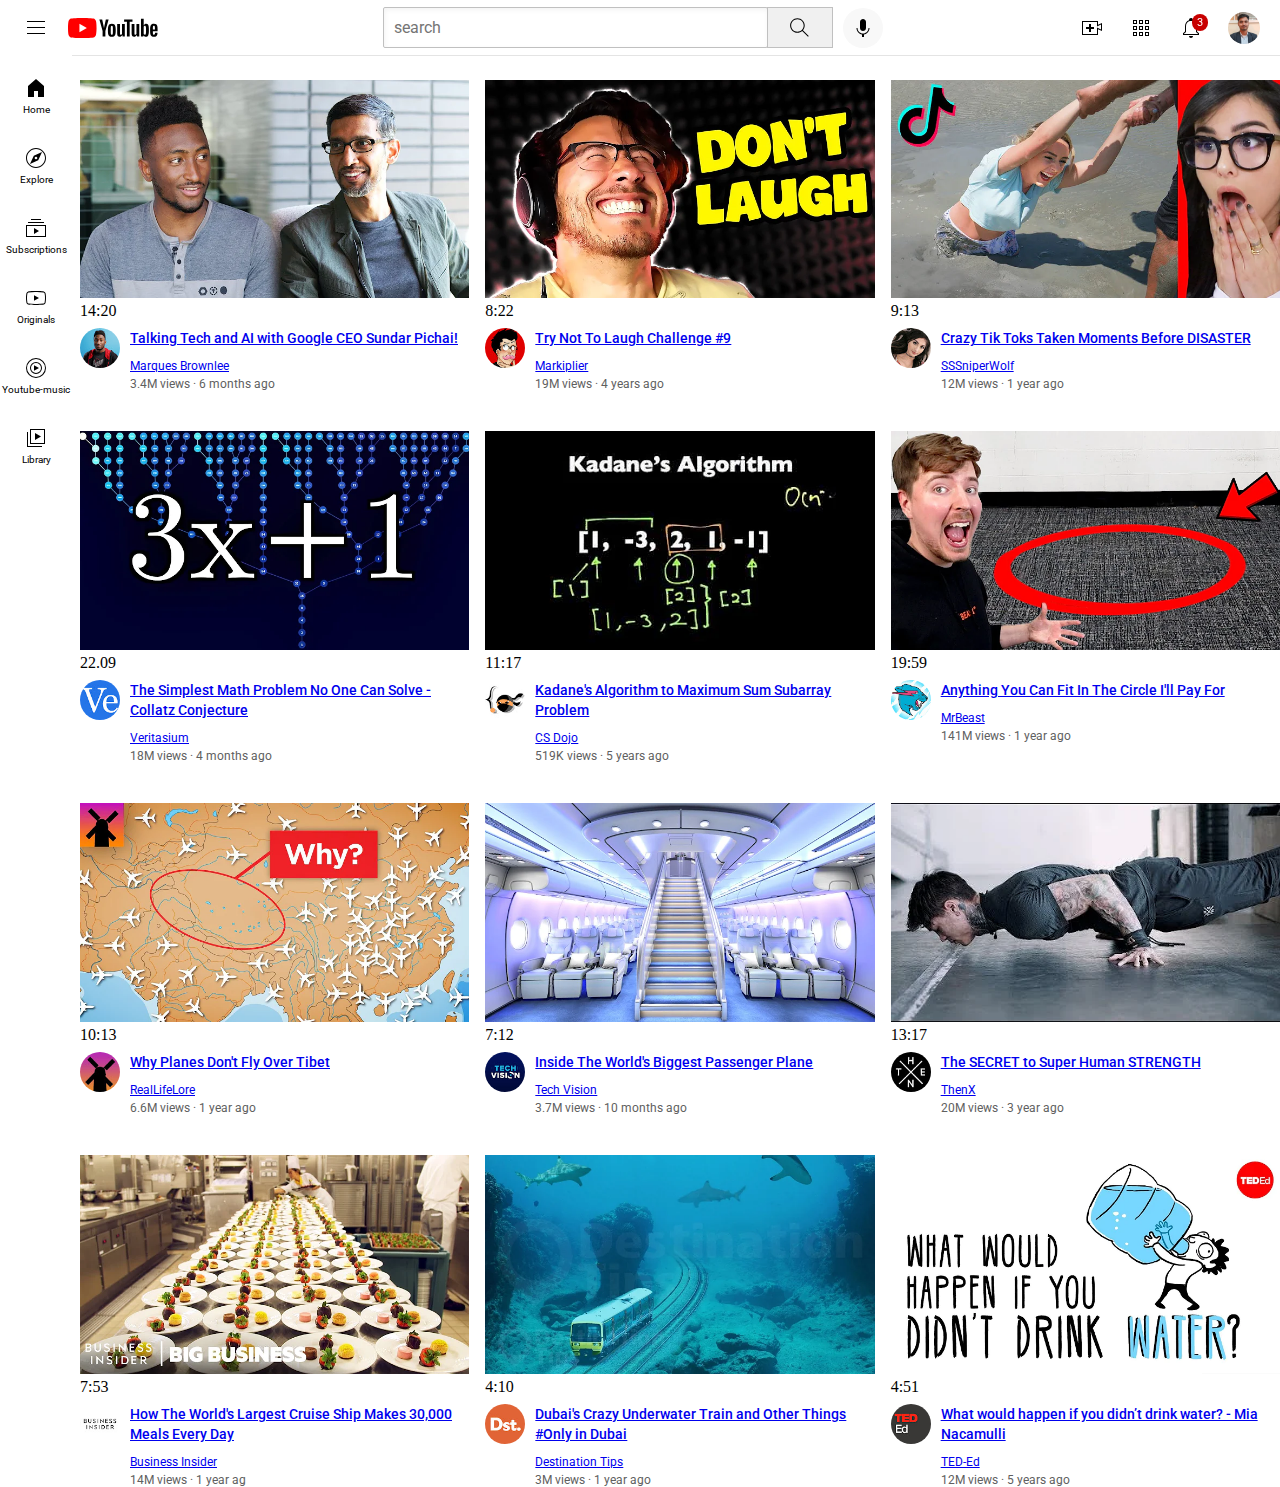
<file: index.html>
<!DOCTYPE html>
<html>

<head>
    <title>Youtube.com Clone </title>
    <link rel="preconnect" href="https://fonts.googleapis.com">
    <link rel="preconnect" href="https://fonts.gstatic.com" crossorigin>
    <link href="https://fonts.googleapis.com/css2?family=Roboto:ital,wght@0,100..900;1,100..900&display=swap"
        rel="stylesheet">
    <link rel="stylesheet" href="styles/video.css">
    <link rel="stylesheet" href="styles/general.css">
    <link rel="stylesheet" href="styles/header.css">
    <link rel="stylesheet" href="styles/stylebar.css">
    
</head>

<body>
    <div class="header">
        <div class="left-section">
            <img class="hamburger-menu" src="icons\hamburger-menu (1).svg">
            <img class="youtube-logo" src="icons/youtube-logo.svg">
        </div>
        <div class="middle-section">
            <input class="search-bar" type="text" placeholder="search">
            <button class="search-button"><img class="search-icon" src="icons/search.svg">
                <div class="tooltip">Search</div>
            </button>
            <button class="voice-search-button"><img class="voice-search-icon" src="icons/voice-search-icon.svg">
                <div class="tooltip">Search with your voice</div>
            </button>
        </div>
        <div class="right-section">
            <div class="upload-icon-container">
                <img class="upload-icon" src="icons/upload.svg">
                <div class="tooltip">Create</div>
            </div>
            <div class="youtube-apps-icon-container">
                <img class="youtube-apps-icon" src="icons/youtube-apps.svg">
                <div class="tooltip">YouTube Apps</div>
            </div>

            <div class="notifications-icon-container">
                <img class="notifications-icon" src="icons/notifications.svg">
                <div class="notifications-icon-count">3</div>
                <div class="tooltip">Notifications</div>
            </div>

            <img class="current-user-icon" src="icons/image.png">
        </div>
    </div>
    <div class="sidebar">
        <div class="sidebar-link">
            <img src="icons/home.svg">
            <div>Home</div>
        </div>
        <div class="sidebar-link">
            <img src="icons/explore.svg">
            <div>Explore</div>
        </div>
        <div class="sidebar-link">
            <img src="icons/subscriptions.svg">
            <div>Subscriptions</div>
        </div>
        <div class="sidebar-link">
            <img src="icons/originals.svg">
            <div>Originals</div>
        </div>
        <div class="sidebar-link">
            <img src="icons/youtube-music (1).svg">
            <div>Youtube-music</div>
        </div>
        <div class="sidebar-link">
            <img src="icons/library.svg">
            <div>Library</div>
        </div>
    </div>
    <div class="video-grid">
        <div class="video-preview">
            <div class="thumbnail-row">
                <a href="https://www.youtube.com/watch?v=n2RNcPRtAiY">
                    <img class="thumbnail" src="thumbnails/thumbnail-1.webp">
                </a>
                <div class="video-time">14:20</div>
            </div>
            <div class="video-info-grid">
                <div class="channel-picture">
                    <a href="https://www.youtube.com/c/mkbhd">
                        <img class="profile-picture" src="channel-pictures/channel-1.jpeg">
                    </a>
                </div>
                <div class="video-info">
                    <p class="description">
                        <a class="video-link" href="https://www.youtube.com/watch?v=n2RNcPRtAiY">
                            Talking Tech and AI with Google CEO Sundar Pichai!
                        </a>
                    </p>
                    <p class="video-author">
                        <a class="video-author-link" href="https://www.youtube.com/c/mkbhd">
                            Marques Brownlee
                        </a>
                    </p>
                    <p class="video-stats">
                        3.4M views · 6 months ago
                    </p>
                </div>
            </div>
        </div>
        <div class="video-preview">
            <div class="thumbnail-row">
                <a href="https://www.youtube.com/watch?v=mP0RAo9SKZk">
                    <img class="thumbnail" src="thumbnails/thumbnail-2.webp">
                </a>
                <div class="video-time">8:22</div>
            </div>
            <div class="video-info-grid">
                <div class="channel-picture">
                    <a href="https://www.youtube.com/@markiplier">
                        <img class="profile-picture" src="channel-pictures/channel-2.jpeg">
                    </a>
                </div>
                <div class="video-info">
                    <p class="description">
                        <a class="video-link" href="https://www.youtube.com/watch?v=mP0RAo9SKZk">
                            Try Not To Laugh Challenge #9
                        </a>
                    </p>
                    <p class="video-author">
                        <a class="video-author-link" href="https://www.youtube.com/@markiplier">
                            Markiplier
                        </a>
                    </p>
                    <p class="video-stats">
                        19M views · 4 years ago
                    </p>
                </div>
            </div>
        </div>
        <div class="video-preview">
            <div class="thumbnail-row">
                <a href="https://www.youtube.com/watch?v=FgjPQQeTh1w">
                    <img class="thumbnail" src="thumbnails/thumbnail-3.webp">
                </a>
                <div class="video-time">9:13</div>
            </div>
            <div class="video-info-grid">

                <div class="channel-picture">
                    <a href="https://www.youtube.com/@SSSniperWolf">
                        <img class="profile-picture" src="channel-pictures/channel-3.jpeg">
                    </a>
                </div>
                <div class="video-info">

                    <p class="description">
                        <a class="video-link" href="https://www.youtube.com/watch?v=FgjPQQeTh1w">
                            Crazy Tik Toks Taken Moments Before DISASTER
                        </a>
                    </p>
                    <p class="video-author">
                        <a class="video-author-link" href="https://www.youtube.com/@SSSniperWolf">
                            SSSniperWolf
                        </a>
                    </p>
                    <p class="video-stats">
                        12M views · 1 year ago
                    </p>
                </div>
            </div>
        </div>
        <div class="video-preview">
            <div class="thumbnail-row">
                <a href="https://www.youtube.com/watch?v=094y1Z2wpJg">
                    <img class="thumbnail" src="thumbnails/thumbnail-4.webp">
                </a>
                <div class="video-time">22.09</div>
            </div>
            <div class="video-info-grid">
                <div class="channel-picture">
                    <a href="https://www.youtube.com/@veritasium">
                        <img class="profile-picture" src="channel-pictures/channel-4.jpeg">
                    </a>
                </div>
                <div class="video-info">
                    <p class="description">
                        <a class="video-link" href="https://www.youtube.com/watch?v=094y1Z2wpJg">
                            The Simplest Math Problem No One Can Solve - Collatz Conjecture
                        </a>
                    </p>
                    <p class="video-author">
                        <a class="video-author-link" href="https://www.youtube.com/@veritasium">
                            Veritasium
                        </a>
                    </p>
                    <p class="video-stats">
                        18M views · 4 months ago
                    </p>
                </div>
            </div>
        </div>
        <div class="video-preview">
            <div class="thumbnail-row">
                <a href="https://www.youtube.com/watch?v=86CQq3pKSUw">
                    <img class="thumbnail" src="thumbnails/thumbnail-5.webp">
                </a>
                <div class="video-time">11:17</div>
            </div>
            <div class="video-info-grid">
                <div class="channel-picture">
                    <a href="https://www.youtube.com/c/CSDojo">
                        <img class="profile-picture" src="channel-pictures/channel-5.jpeg">
                    </a>
                </div>
                <div class="video-info">
                    <p class="description">
                        <a class="video-link" href="https://www.youtube.com/watch?v=86CQq3pKSUw">
                            Kadane's Algorithm to Maximum Sum Subarray Problem
                        </a>
                    </p>
                    <p class="video-author">
                        <a class="video-author-link" href="https://www.youtube.com/c/CSDojo">CS Dojo</a>
                    </p>
                    <p class="video-stats">
                        519K views · 5 years ago
                    </p>
                </div>
            </div>
        </div>
        <div class="video-preview">
            <div class="thumbnail-row">
                <a href="https://www.youtube.com/watch?v=yXWw0_UfSFg">
                    <img class="thumbnail" src="thumbnails/thumbnail-6.webp">
                </a>
                <div class="video-time">19:59</div>
            </div>
            <div class="video-info-grid">
                <div class="channel-picture">
                    <a href="https://www.youtube.com/@MrBeast">
                        <img class="profile-picture" src="channel-pictures/channel-6.jpeg">
                    </a>
                </div>
                <div class="video-info">
                    <p class="description">
                        <a class="video-link" href="https://www.youtube.com/watch?v=yXWw0_UfSFg">
                            Anything You Can Fit In The Circle I'll Pay For
                        </a>
                    </p>
                    <p class="video-author">
                        <a class="video-author-link" href="https://www.youtube.com/@MrBeast">
                            MrBeast
                        </a>
                    </p>
                    <p class="video-stats">
                        141M views · 1 year ago
                    </p>
                </div>
            </div>
        </div>
        <div class="video-preview">
            <div class="thumbnail-row">
                <a href="https://www.youtube.com/watch?v=fNVa1qMbF9Y">
                    <img class="thumbnail" src="thumbnails/thumbnail-7.webp">
                </a>
                <div class="video-time">10:13</div>
            </div>
            <div class="video-info-grid">
                <div class="channel-picture">
                    <a href="https://www.youtube.com/@RealLifeLore">
                        <img class="profile-picture" src="channel-pictures/channel-7.jpeg">
                    </a>
                </div>
                <div class="video-info">
                    <p class="description">
                        <a class="video-link" href="https://www.youtube.com/watch?v=fNVa1qMbF9Y">
                            Why Planes Don't Fly Over Tibet
                        </a>
                    </p>
                    <p class="video-author">
                        <a class="video-author-link" href="https://www.youtube.com/@RealLifeLore">
                        RealLifeLore
                        </a>
                    </p>
                    <p class="video-stats">
                        6.6M views · 1 year ago
                    </p>
                </div>
            </div>
        </div>
        <div class="video-preview">
            <div class="thumbnail-row">
                <a href="https://www.youtube.com/watch?v=lFm4EM1juls">
                <img class="thumbnail" src="thumbnails/thumbnail-8.webp">
                </a>
                <div class="video-time">7:12</div>
            </div>
            <div class="video-info-grid">
                <div class="channel-picture">
                    <a href="https://www.youtube.com/@adin">
                    <img class="profile-picture" src="channel-pictures/channel-8.jpeg">
                    </a>
                </div>
                <div class="video-info">
                    <p class="description">
                        <a class="video-link" href="https://www.youtube.com/watch?v=lFm4EM1juls">
                        Inside The World's Biggest Passenger Plane
                        </a>
                    </p>
                    <p class="video-author">
                        <a class="video-author-link" href="https://www.youtube.com/@adin">
                        Tech Vision
                        </a>
                    </p>
                    <p class="video-stats">
                        3.7M views · 10 months ago
                    </p>
                </div>
            </div>
        </div>
        <div class="video-preview">
            <div class="thumbnail-row">
                <a href="https://www.youtube.com/watch?v=ixmxOlcrlUc">
                <img class="thumbnail" src="thumbnails/thumbnail-9.webp">
                </a>
                <div class="video-time">13:17</div>
            </div>
            <div class="video-info-grid">
                <div class="channel-picture">
                    <a href="https://www.youtube.com/@OFFICIALTHENXSTUDIOS">
                    <img class="profile-picture" src="channel-pictures/channel-9.jpeg">
                    </a>
                </div>
                <div class="video-info">
                    <p class="description">
                        <a class="video-link" href="https://www.youtube.com/watch?v=ixmxOlcrlUc">
                        The SECRET to Super Human STRENGTH
                        </a>
                    </p>
                    <p class="video-author">
                        <a class="video-author-link" href="https://www.youtube.com/@OFFICIALTHENXSTUDIOS">
                        ThenX
                        </a>
                    </p>
                    <p class="video-stats">
                        20M views · 3 year ago
                    </p>
                </div>
            </div>
        </div>
        <div class="video-preview">
            <div class="thumbnail-row">
                <a href="https://www.youtube.com/watch?v=R2vXbFp5C9o">
                <img class="thumbnail" src="thumbnails/thumbnail-10.webp">
                </a>
                <div class="video-time">7:53</div>
            </div>
            <div class="video-info-grid">
                <div class="channel-picture">
                    <a href="https://www.youtube.com/@BusinessInsider">
                    <img class="profile-picture" src="channel-pictures/channel-10.jpeg">
                    </a>
                </div>
                <div class="video-info">
                    <p class="description">
                        <a class="video-link" href="https://www.youtube.com/watch?v=R2vXbFp5C9o">
                        How The World's Largest Cruise Ship Makes 30,000 Meals Every Day
                        </a>
                    </p>
                    <p class="video-author">
                        <a class="video-author-link" href="https://www.youtube.com/@BusinessInsider">
                        Business Insider
                        </a>
                    </p>
                    <p class="video-stats">
                        14M views · 1 year ag
                    </p>
                </div>
            </div>
        </div>
        <div class="video-preview">
            <div class="thumbnail-row">
                <a href="https://www.youtube.com/watch?v=0nZuYyXET3s">
                <img class="thumbnail" src="thumbnails/thumbnail-11.webp">
                </a>
                <div class="video-time">4:10</div>
            </div>
            <div class="video-info-grid">
                <div class="channel-picture">
                    <a href="https://www.youtube.com/@Destinationtips">
                    <img class="profile-picture" src="channel-pictures/channel-11.jpeg">
                    </a>
                </div>
                <div class="video-info">
                    <p class="description">
                        <a class="video-link" href="https://www.youtube.com/watch?v=0nZuYyXET3s">
                        Dubai's Crazy Underwater Train and Other Things #Only in Dubai
                        </a>
                    </p>
                    <p class="video-author">
                        <a class="video-author-link" href="https://www.youtube.com/@Destinationtips">
                        Destination Tips
                        </a>
                    </p>
                    <p class="video-stats">
                        3M views · 1 year ago
                    </p>
                </div>
            </div>
        </div>
        <div class="video-preview">
            <div class="thumbnail-row">
                <a href="https://www.youtube.com/watch?v=9iMGFqMmUFs">
                <img class="thumbnail" src="thumbnails/thumbnail-12.webp">
                </a>
                <div class="video-time">4:51</div>
            </div>
            <div class="video-info-grid">
                <div class="channel-picture">
                    <a href="https://www.youtube.com/@TEDEd">
                    <img class="profile-picture" src="channel-pictures/channel-12.jpeg">
                    </a>
                </div>
                <div class="video-info">
                    <p class="description">
                        <a class="video-link" href="https://www.youtube.com/watch?v=9iMGFqMmUFs">
                        What would happen if you didn’t drink water? - Mia Nacamulli
                        </a>
                    </p>
                    <p class="video-author">
                        <a class="video-author-link" href="https://www.youtube.com/@TEDEd">
                        TED-Ed
                        </a>
                    </p>
                    <p class="video-stats">
                        12M views · 5 years ago
                    </p>
                </div>
            </div>
        </div>
    </div>
</body>

</html>
</file>
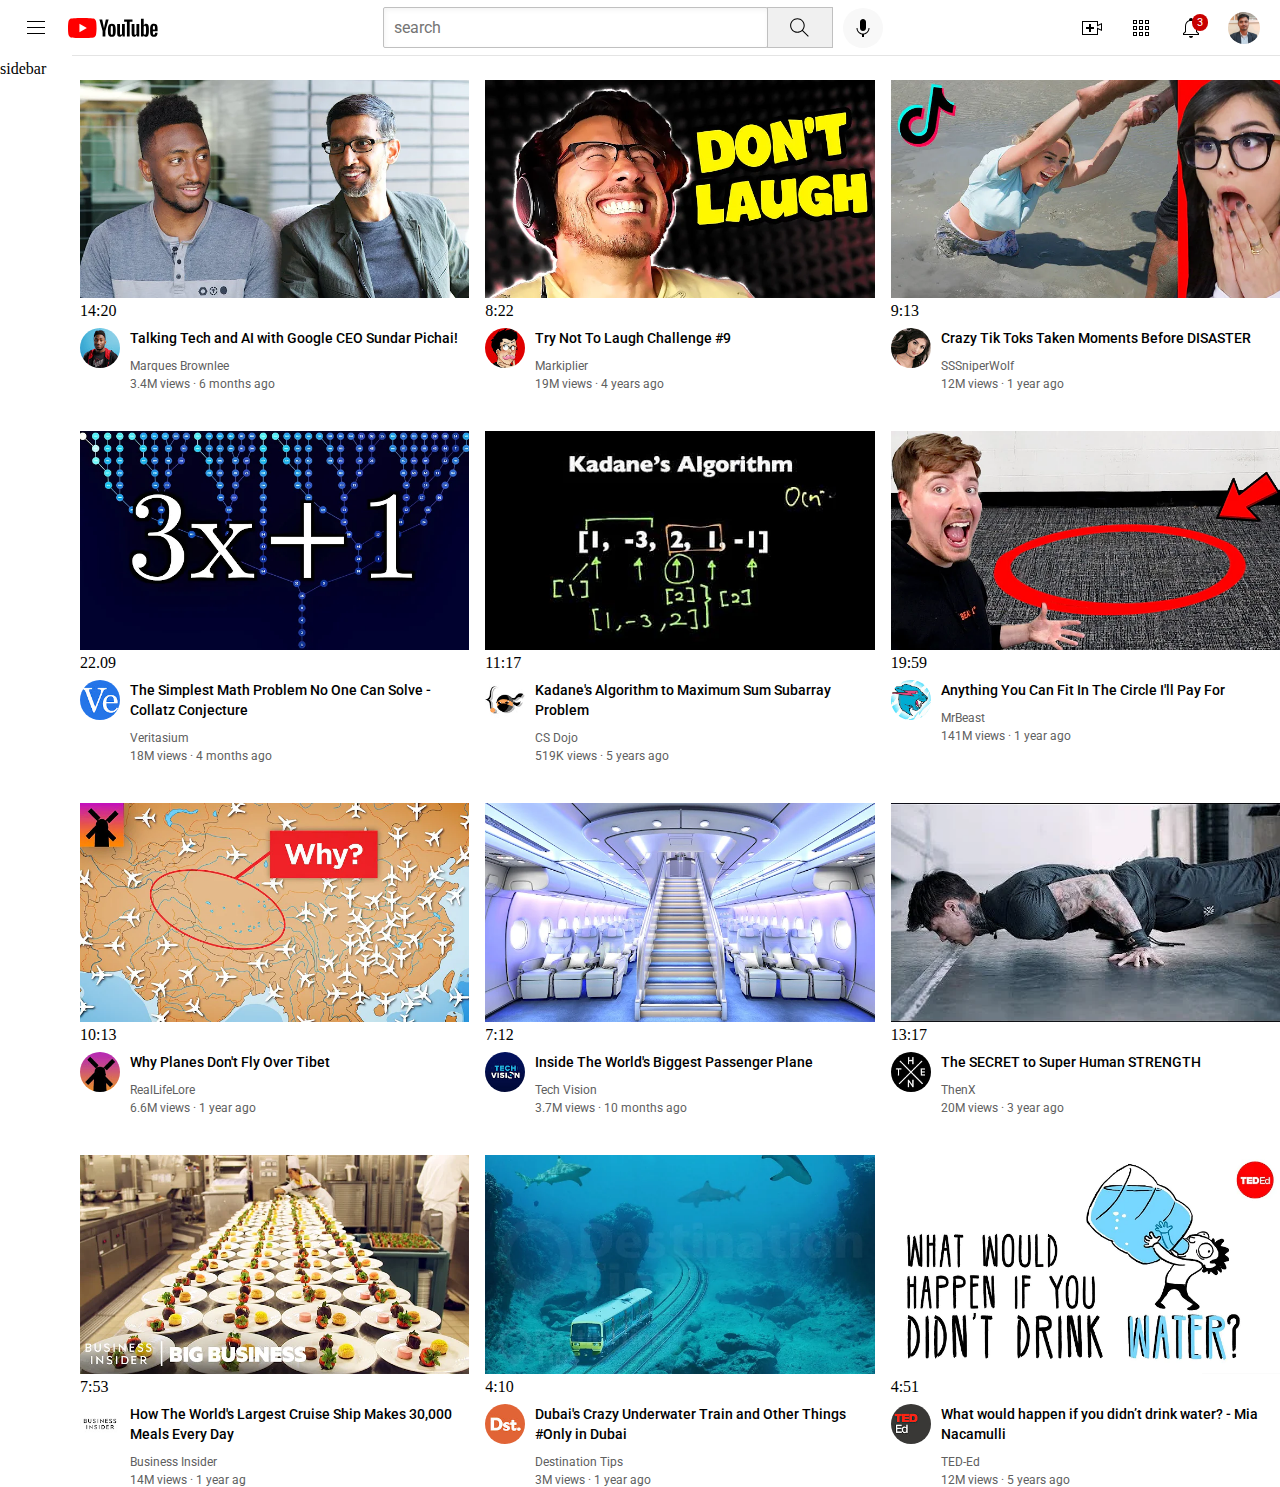
<file: youtube.html>
<!DOCTYPE html>
<html>

<head>
    <title>Youtube.com Clone </title>
    <link rel="preconnect" href="https://fonts.googleapis.com">
    <link rel="preconnect" href="https://fonts.gstatic.com" crossorigin>
    <link href="https://fonts.googleapis.com/css2?family=Roboto:ital,wght@0,100..900;1,100..900&display=swap"
        rel="stylesheet">
    <link rel="stylesheet" href="styles/video.css">
    <link rel="stylesheet" href="styles/general.css">
    <link rel="stylesheet" href="styles/header.css">
    <link rel="stylesheet" href="styles/stylebar.css">
    <style>

    </style>
</head>

<body>
    <div class="header">
        <div class="left-section">
            <img class="hamburger-menu" src="icons\hamburger-menu (1).svg">
            <img class="youtube-logo" src="icons/youtube-logo.svg">
        </div>
        <div class="middle-section">
            <input class="search-bar" type="text" placeholder="search">
            <button class="search-button"><img class="search-icon" src="icons/search.svg"></button>
            <button class="voice-search-button"><img class="voice-search-icon"
                    src="icons/voice-search-icon.svg"></button>
        </div>
        <div class="right-section">
            <img class="upload-icon" src="icons/upload.svg">
            <img class="youtube-apps-icon" src="icons/youtube-apps.svg">
            <div class="notifications-icon-container">
                <img class="notifications-icon" src="icons/notifications.svg">
                <div class="notifications-icon-count">3</div>
            </div>
            
            <img class="current-user-icon" src="icons/image.png">
        </div>
    </div>
    <div class="sidebar">
        sidebar
    </div>
    <div class="video-grid">
        <div class="video-preview">
            <div class="thumbnail-row">
                <img class="thumbnail" src="thumbnails/thumbnail-1.webp">
                <div class="video-time">14:20</div>
            </div>
            <div class="video-info-grid">
                <div class="channel-picture">
                    <img class="profile-picture" src="channel-pictures/channel-1.jpeg">
                </div>
                <div class="video-info">
                    <p class="description">
                        Talking Tech and AI with Google CEO Sundar Pichai!
                    </p>
                    <p class="video-author">
                        Marques Brownlee
                    </p>
                    <p class="video-stats">
                        3.4M views · 6 months ago
                    </p>
                </div>
            </div>
        </div>
        <div class="video-preview">
            <div class="thumbnail-row">
                <img class="thumbnail" src="thumbnails/thumbnail-2.webp">
                <div class="video-time">8:22</div>
            </div>
            <div class="video-info-grid">
                <div class="channel-picture">
                    <img class="profile-picture" src="channel-pictures/channel-2.jpeg">
                    
                </div>
                <div class="video-info">
                    <p class="description">
                        Try Not To Laugh Challenge #9
                    </p>
                    <p class="video-author">
                        Markiplier
                    </p>
                    <p class="video-stats">
                        19M views · 4 years ago
                    </p>
                </div>
            </div>
        </div>
        <div class="video-preview">
            <div class="thumbnail-row">
                <img class="thumbnail" src="thumbnails/thumbnail-3.webp">
                <div class="video-time">9:13</div>
            </div>
            <div class="video-info-grid">
                <div class="channel-picture">
                    <img class="profile-picture" src="channel-pictures/channel-3.jpeg">
                </div>
                <div class="video-info">
                    <p class="description">
                        Crazy Tik Toks Taken Moments Before DISASTER
                    </p>
                    <p class="video-author">
                        SSSniperWolf
                    </p>
                    <p class="video-stats">
                        12M views · 1 year ago
                    </p>
                </div>
            </div>
        </div>
        <div class="video-preview">
            <div class="thumbnail-row">
                <img class="thumbnail" src="thumbnails/thumbnail-4.webp">
                <div class="video-time">22.09</div>
            </div>
            <div class="video-info-grid">
                <div class="channel-picture">
                    <img class="profile-picture" src="channel-pictures/channel-4.jpeg">
                </div>
                <div class="video-info">
                    <p class="description">
                        The Simplest Math Problem No One Can Solve - Collatz Conjecture
                    </p>
                    <p class="video-author">
                        Veritasium
                    </p>
                    <p class="video-stats">
                        18M views · 4 months ago
                    </p>
                </div>
            </div>
        </div>
        <div class="video-preview">
            <div class="thumbnail-row">
                <img class="thumbnail" src="thumbnails/thumbnail-5.webp">
                <div class="video-time">11:17</div>
            </div>
            <div class="video-info-grid">
                <div class="channel-picture">
                    <img class="profile-picture" src="channel-pictures/channel-5.jpeg">
                </div>
                <div class="video-info">
                    <p class="description">
                        Kadane's Algorithm to Maximum Sum Subarray Problem
                    </p>
                    <p class="video-author">
                        CS Dojo
                    </p>
                    <p class="video-stats">
                        519K views · 5 years ago
                    </p>
                </div>
            </div>
        </div>
        <div class="video-preview">
            <div class="thumbnail-row">
                <img class="thumbnail" src="thumbnails/thumbnail-6.webp">
                <div class="video-time">19:59</div>
            </div>
            <div class="video-info-grid">
                <div class="channel-picture">
                    <img class="profile-picture" src="channel-pictures/channel-6.jpeg">
                </div>
                <div class="video-info">
                    <p class="description">
                        Anything You Can Fit In The Circle I'll Pay For
                    </p>
                    <p class="video-author">
                        MrBeast
                    </p>
                    <p class="video-stats">
                        141M views · 1 year ago
                    </p>
                </div>
            </div>
        </div>
        <div class="video-preview">
            <div class="thumbnail-row">
                <img class="thumbnail" src="thumbnails/thumbnail-7.webp">
                <div class="video-time">10:13</div>
            </div>
            <div class="video-info-grid">
                <div class="channel-picture">
                    <img class="profile-picture" src="channel-pictures/channel-7.jpeg">
                </div>
                <div class="video-info">
                    <p class="description">
                        Why Planes Don't Fly Over Tibet
                    </p>
                    <p class="video-author">
                        RealLifeLore
                    </p>
                    <p class="video-stats">
                        6.6M views · 1 year ago
                    </p>
                </div>
            </div>
        </div>
        <div class="video-preview">
            <div class="thumbnail-row">
                <img class="thumbnail" src="thumbnails/thumbnail-8.webp">
                <div class="video-time">7:12</div>
            </div>
            <div class="video-info-grid">
                <div class="channel-picture">
                    <img class="profile-picture" src="channel-pictures/channel-8.jpeg">
                </div>
                <div class="video-info">
                    <p class="description">
                        Inside The World's Biggest Passenger Plane
                    </p>
                    <p class="video-author">
                        Tech Vision
                    </p>
                    <p class="video-stats">
                        3.7M views · 10 months ago
                    </p>
                </div>
            </div>
        </div>
        <div class="video-preview">
            <div class="thumbnail-row">
                <img class="thumbnail" src="thumbnails/thumbnail-9.webp">
                <div class="video-time">13:17</div>
            </div>
            <div class="video-info-grid">
                <div class="channel-picture">
                    <img class="profile-picture" src="channel-pictures/channel-9.jpeg">
                </div>
                <div class="video-info">
                    <p class="description">
                        The SECRET to Super Human STRENGTH
                    </p>
                    <p class="video-author">
                        ThenX
                    </p>
                    <p class="video-stats">
                        20M views · 3 year ago
                    </p>
                </div>
            </div>
        </div>
        <div class="video-preview">
            <div class="thumbnail-row">
                <img class="thumbnail" src="thumbnails/thumbnail-10.webp">
                <div class="video-time">7:53</div>
            </div>
            <div class="video-info-grid">
                <div class="channel-picture">
                    <img class="profile-picture" src="channel-pictures/channel-10.jpeg">
                </div>
                <div class="video-info">
                    <p class="description">
                        How The World's Largest Cruise Ship Makes 30,000 Meals Every Day
                    </p>
                    <p class="video-author">
                        Business Insider
                    </p>
                    <p class="video-stats">
                        14M views · 1 year ag
                    </p>
                </div>
            </div>
        </div>
        <div class="video-preview">
            <div class="thumbnail-row">
                <img class="thumbnail" src="thumbnails/thumbnail-11.webp">
                <div class="video-time">4:10</div>
            </div>
            <div class="video-info-grid">
                <div class="channel-picture">
                    <img class="profile-picture" src="channel-pictures/channel-11.jpeg">
                </div>
                <div class="video-info">
                    <p class="description">
                        Dubai's Crazy Underwater Train and Other Things #Only in Dubai
                    </p>
                    <p class="video-author">
                        Destination Tips
                    </p>
                    <p class="video-stats">
                        3M views · 1 year ago
                    </p>
                </div>
            </div>
        </div>
        <div class="video-preview">
            <div class="thumbnail-row">
                <img class="thumbnail" src="thumbnails/thumbnail-12.webp">
                <div class="video-time">4:51</div>
            </div>
            <div class="video-info-grid">
                <div class="channel-picture">
                    <img class="profile-picture" src="channel-pictures/channel-12.jpeg">
                </div>
                <div class="video-info">
                    <p class="description">
                        What would happen if you didn’t drink water? - Mia Nacamulli
                    </p>
                    <p class="video-author">
                        TED-Ed
                    </p>
                    <p class="video-stats">
                        12M views · 5 years ago
                    </p>
                </div>
            </div>
        </div>
    </div>
</body>

</html>
</file>
<file: styles/video.css>
.thumbnail {
            width: 100%;
           

        }

        .description {
            margin-top: 0px;
            font-size: 14px;
            font-weight: 500;
            line-height: 20px;
            margin-bottom: 11px;
        }

        

        .video-info-grid {
            display: grid;
            grid-template-columns: 50px 1fr;
            margin-top: 8px;
        }

        .video-grid {
            display: grid;
            grid-template-columns: 1fr 1fr 1fr;
            column-gap: 16px;
            row-gap: 40px;
        }

        .profile-picture {
            width: 100%;
            border-radius: 50px;
            width: 40px
        }

        .video-author,
        .video-stats {
            font-size: 12px;
            color: rgb(96, 96, 96);
        }

        .video-author {
            margin-bottom: 4px;
        }
</file>
<file: styles/general.css>
p {
     font-family: Roboto;
     margin-top: 0px;
     margin-bottom: 0px;
 }
 body {
    margin:0px;
    padding-top: 80px;
    padding-left: 80px;
 }
</file>
<file: styles/header.css>
.search-bar {
    flex: 1;
    height: 37px;
    padding-left: 10px;
    font-size: 16px;
    border: 1px solid rgb(192, 192, 192);
    border-radius: 2px;
    box-shadow: inset 1px 2px 5px rgba(0, 0, 0, 0.05);
    width: 0px;
    cursor: text;
}

.search-bar::placeholder {
    font-family: Roboto;
    font-size: 16px;
}

.header {
    height: 55px;
    display: flex;
    flex-direction: row;
    justify-content: space-between;
    position: fixed;
    top: 0;
    left: 0;
    right: 0;
    background-color: white;
    border-bottom-width: 1px;
    border-bottom-style: solid;
    border-bottom-color: rgb(228, 228, 228);
    z-index: 100;

}

.left-section {

    width: 150px;
    display: flex;
    align-items: center;

}

.middle-section {

    flex: 1;
    margin-left: 70px;
    margin-right: 35px;
    max-width: 500px;
    display: flex;
    align-items: center;
}

.right-section {

    width: 180px;
    margin-right: 20px;
    display: flex;
    align-items: center;
    flex-shrink: 0;
    justify-content: space-between;
}

.upload-icon {
    height: 24px;
}

.youtube-apps-icon {
    height: 24px;
}

.notifications-icon {
    height: 24px;
}

.current-user-icon {
    height: 32px;
    border-radius: 16px;
}

.hamburger-menu {
    height: 24px;
    margin-left: 24px;
    margin-right: 20px;
}

.youtube-logo {
    height: 20px;
}

.search-button {
    height: 41px;
    width: 66px;
    background-color: rgb(240, 240, 240);
    border-width: 1px;
    border-style: solid;
    border-color: rgb(192, 192, 192);
    margin-left: -1px;
    margin-right: 10px;
}

.search-button,
.voice-search-button,
.upload-icon-container,
.youtube-apps-icon-container,
.notifications-icon-container{

    position: relative;
    display: flex;
    justify-content: center;
    align-items: center;
    cursor: pointer;

}

.search-button .tooltip,
.voice-search-button .tooltip,
.upload-icon-container .tooltip,
.youtube-apps-icon-container .tooltip,
.notifications-icon-container .tooltip{
    position: absolute;
    background-color: gray;
    color: white;
    padding-top: 4px;
    padding-bottom: 4px;
    padding-left: 8px;
    padding-right: 8px;
    border-radius: 2px;
    font-size: 12px;
    bottom: -30px;
    opacity: 0;
    transition: opacity 0.15s;
    pointer-events: none;
    white-space: nowrap;
    font-family: Roboto,Arial;
}

.search-button:hover .tooltip,
.voice-search-button:hover .tooltip,
.upload-icon-container:hover .tooltip,
.youtube-apps-icon-container:hover .tooltip,
.notifications-icon-container:hover .tooltip{
    opacity: 1;

}



.voice-search-button {
    height: 40px;
    width: 40px;
    border-radius: 20px;
    border: none;
    background-color: rgb(248, 248, 248);

}

.search-icon {
    height: 25px;

}

.voice-search-icon {
    height: 24px;


}

.notifications-icon-container {
    position: relative;
}

.notifications-icon-count {
    position: absolute;
    padding-left: 5px;
    padding-right: 5px;
    padding-bottom: 2px;
    padding-top: 2px;
    right: -5px;
    top: -2px;

    background-color: rgb(200, 0, 0);
    color: white;
    border-radius: 10px;
    font-size: 11px;
    font-family: Roboto, Arial;

}
</file>
<file: styles/stylebar.css>
.sidebar{
    position: fixed;
    left:0;
    bottom:0;
    top: 55px;
    background-color: white;
    width:72px;
    z-index: 200;
    padding-top: 5px;
}
.sidebar-link{
    height:70px;
    display:flex;
    align-items: center;
    justify-content: center;
    flex-direction: column;

}

.sidebar-link:hover{
    background-color: rgb(235, 235, 235);
    cursor:pointer;
}
.sidebar-link img{
    margin-bottom: 4px;
    height:24px;
}   

.sidebar-link div{
    font-family: Roboto,Arial;
    font-size: 10px;
}
</file>
